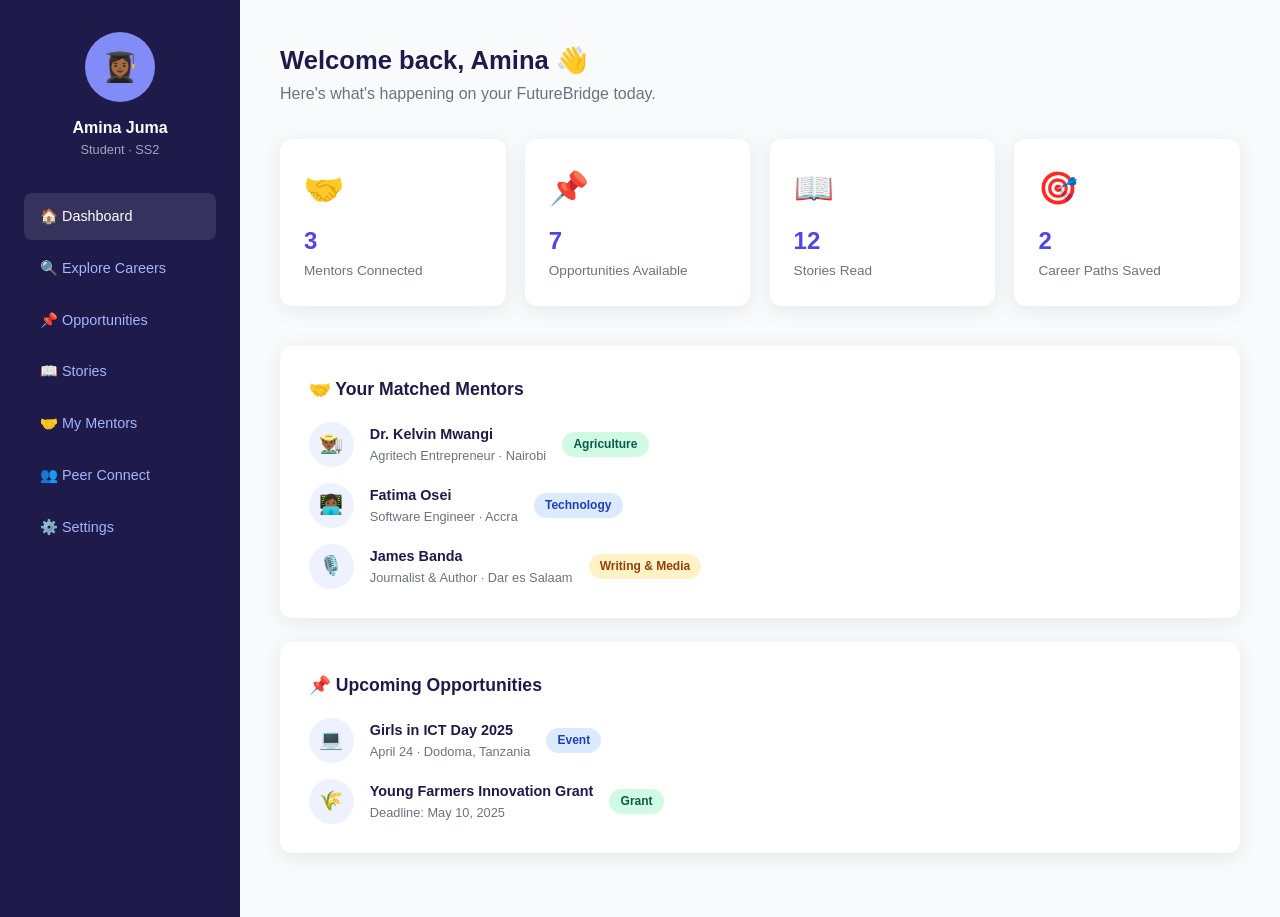
<file: pages/dashboard.html>
<!DOCTYPE html>
<html lang="en">
<head>
  <meta charset="UTF-8"/>
  <meta name="viewport" content="width=device-width, initial-scale=1.0"/>
  <title>FutureBridge — Dashboard</title>
  <link rel="stylesheet" href="../css/global.css"/>
  <link rel="stylesheet" href="../css/pages.css"/>
</head>
<body>

  <div class="dashboard-layout">

    <!-- SIDEBAR -->
    <aside class="sidebar">
      <div class="user-info">
        <div class="avatar">👩🏾‍🎓</div>
        <h3>Amina Juma</h3>
        <p>Student · SS2</p>
      </div>
      <ul class="sidebar-nav">
        <li><a href="dashboard.html" class="active">🏠 Dashboard</a></li>
        <li><a href="explore.html">🔍 Explore Careers</a></li>
        <li><a href="opportunities.html">📌 Opportunities</a></li>
        <li><a href="stories.html">📖 Stories</a></li>
        <li><a href="#">🤝 My Mentors</a></li>
        <li><a href="#">👥 Peer Connect</a></li>
        <li><a href="#">⚙️ Settings</a></li>
      </ul>
    </aside>

    <!-- MAIN -->
    <main class="dashboard-main">
      <div class="dashboard-header">
        <h1>Welcome back, Amina 👋</h1>
        <p>Here's what's happening on your FutureBridge today.</p>
      </div>

      <!-- STAT CARDS -->
      <div class="dashboard-cards">
        <div class="dash-card">
          <div class="icon">🤝</div>
          <h3>3</h3>
          <p>Mentors Connected</p>
        </div>
        <div class="dash-card">
          <div class="icon">📌</div>
          <h3>7</h3>
          <p>Opportunities Available</p>
        </div>
        <div class="dash-card">
          <div class="icon">📖</div>
          <h3>12</h3>
          <p>Stories Read</p>
        </div>
        <div class="dash-card">
          <div class="icon">🎯</div>
          <h3>2</h3>
          <p>Career Paths Saved</p>
        </div>
      </div>

      <!-- MATCHED MENTORS -->
      <div class="section-block">
        <h2>🤝 Your Matched Mentors</h2>
        <div class="mentor-list">
          <div class="mentor-item">
            <div class="mentor-avatar">👨🏾‍🌾</div>
            <div class="mentor-info">
              <h4>Dr. Kelvin Mwangi</h4>
              <p>Agritech Entrepreneur · Nairobi</p>
            </div>
            <span class="badge badge-green">Agriculture</span>
          </div>
          <div class="mentor-item">
            <div class="mentor-avatar">👩🏾‍💻</div>
            <div class="mentor-info">
              <h4>Fatima Osei</h4>
              <p>Software Engineer · Accra</p>
            </div>
            <span class="badge badge-blue">Technology</span>
          </div>
          <div class="mentor-item">
            <div class="mentor-avatar">🎙️</div>
            <div class="mentor-info">
              <h4>James Banda</h4>
              <p>Journalist & Author · Dar es Salaam</p>
            </div>
            <span class="badge badge-amber">Writing & Media</span>
          </div>
        </div>
      </div>

      <!-- UPCOMING OPPORTUNITIES -->
      <div class="section-block">
        <h2>📌 Upcoming Opportunities</h2>
        <div class="mentor-list">
          <div class="mentor-item">
            <div class="mentor-avatar">💻</div>
            <div class="mentor-info">
              <h4>Girls in ICT Day 2025</h4>
              <p>April 24 · Dodoma, Tanzania</p>
            </div>
            <span class="badge badge-blue">Event</span>
          </div>
          <div class="mentor-item">
            <div class="mentor-avatar">🌾</div>
            <div class="mentor-info">
              <h4>Young Farmers Innovation Grant</h4>
              <p>Deadline: May 10, 2025</p>
            </div>
            <span class="badge badge-green">Grant</span>
          </div>
        </div>
      </div>

    </main>
  </div>

  <script src="../js/main.js"></script>
</body>
</html>
</file>
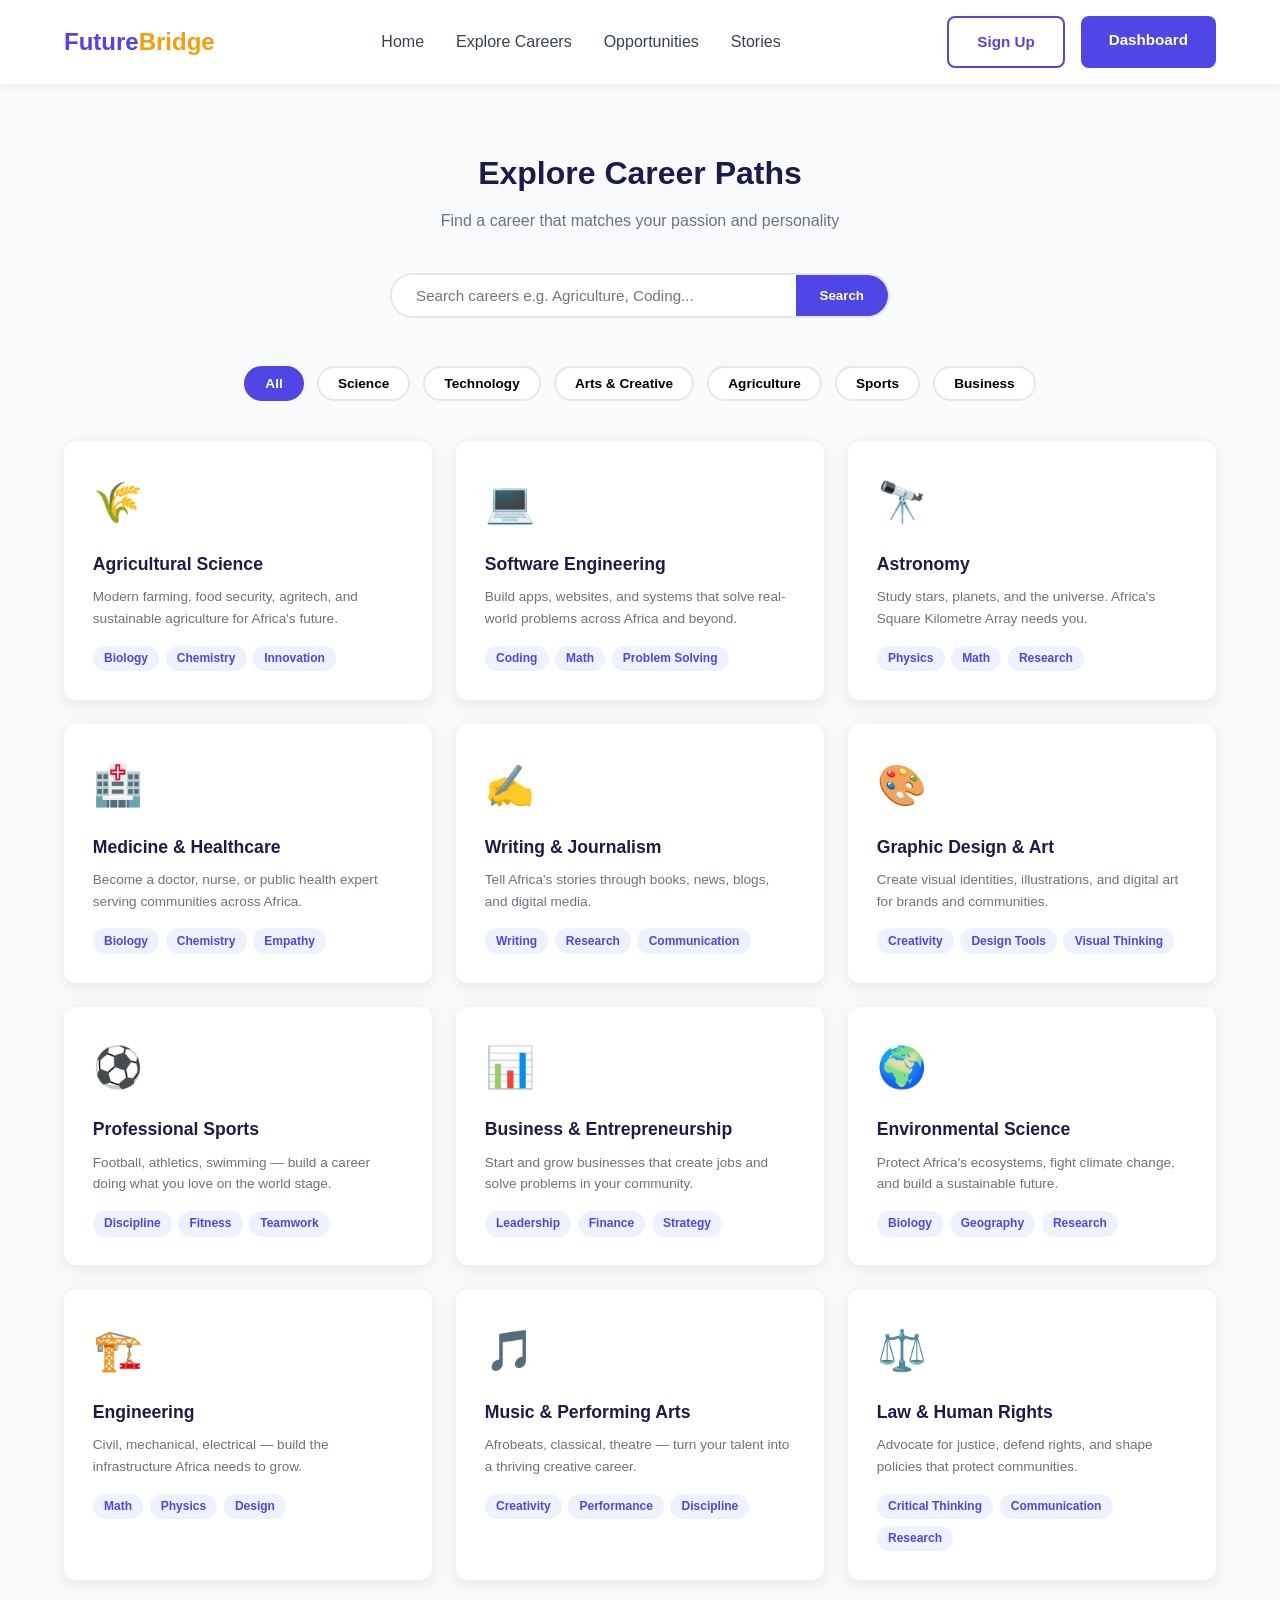
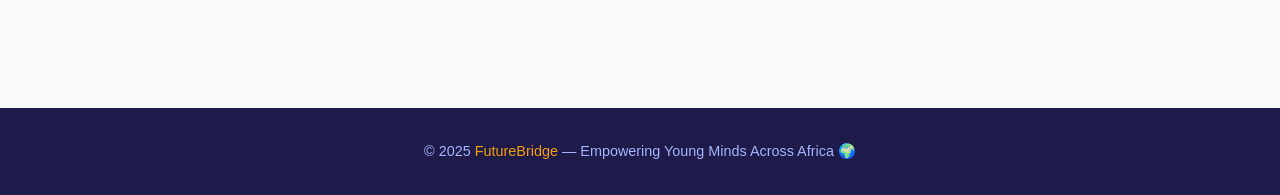
<file: pages/explore.html>
<!DOCTYPE html>
<html lang="en">
<head>
  <meta charset="UTF-8"/>
  <meta name="viewport" content="width=device-width, initial-scale=1.0"/>
  <title>FutureBridge — Explore Careers</title>
  <link rel="stylesheet" href="../css/global.css"/>
  <link rel="stylesheet" href="../css/pages.css"/>
</head>
<body>

  <nav>
    <a href="../index.html" class="logo">Future<span>Bridge</span></a>
    <ul class="nav-links">
      <li><a href="../index.html">Home</a></li>
      <li><a href="explore.html">Explore Careers</a></li>
      <li><a href="opportunities.html">Opportunities</a></li>
      <li><a href="stories.html">Stories</a></li>
    </ul>
    <div class="nav-actions">
      <a href="register.html" class="btn btn-outline">Sign Up</a>
      <a href="dashboard.html" class="btn btn-primary">Dashboard</a>
    </div>
  </nav>

  <section class="explore-section">
    <div class="explore-header">
      <h2 class="section-title">Explore Career Paths</h2>
      <p class="section-sub">Find a career that matches your passion and personality</p>
      <div class="search-bar">
        <input type="text" id="searchInput" placeholder="Search careers e.g. Agriculture, Coding..." oninput="filterCareers()"/>
        <button>Search</button>
      </div>
    </div>

    <!-- FILTER TABS -->
    <div class="filter-tabs">
      <button class="filter-tab active" onclick="filterByCategory('all', this)">All</button>
      <button class="filter-tab" onclick="filterByCategory('science', this)">Science</button>
      <button class="filter-tab" onclick="filterByCategory('tech', this)">Technology</button>
      <button class="filter-tab" onclick="filterByCategory('arts', this)">Arts & Creative</button>
      <button class="filter-tab" onclick="filterByCategory('agriculture', this)">Agriculture</button>
      <button class="filter-tab" onclick="filterByCategory('sports', this)">Sports</button>
      <button class="filter-tab" onclick="filterByCategory('business', this)">Business</button>
    </div>

    <!-- CAREERS GRID -->
    <div class="careers-grid" id="careersGrid">

      <div class="career-card" data-category="agriculture">
        <div class="emoji">🌾</div>
        <h3>Agricultural Science</h3>
        <p>Modern farming, food security, agritech, and sustainable agriculture for Africa's future.</p>
        <div class="skills">
          <span class="skill-tag">Biology</span>
          <span class="skill-tag">Chemistry</span>
          <span class="skill-tag">Innovation</span>
        </div>
      </div>

      <div class="career-card" data-category="tech">
        <div class="emoji">💻</div>
        <h3>Software Engineering</h3>
        <p>Build apps, websites, and systems that solve real-world problems across Africa and beyond.</p>
        <div class="skills">
          <span class="skill-tag">Coding</span>
          <span class="skill-tag">Math</span>
          <span class="skill-tag">Problem Solving</span>
        </div>
      </div>

      <div class="career-card" data-category="science">
        <div class="emoji">🔭</div>
        <h3>Astronomy</h3>
        <p>Study stars, planets, and the universe. Africa's Square Kilometre Array needs you.</p>
        <div class="skills">
          <span class="skill-tag">Physics</span>
          <span class="skill-tag">Math</span>
          <span class="skill-tag">Research</span>
        </div>
      </div>

      <div class="career-card" data-category="science">
        <div class="emoji">🏥</div>
        <h3>Medicine & Healthcare</h3>
        <p>Become a doctor, nurse, or public health expert serving communities across Africa.</p>
        <div class="skills">
          <span class="skill-tag">Biology</span>
          <span class="skill-tag">Chemistry</span>
          <span class="skill-tag">Empathy</span>
        </div>
      </div>

      <div class="career-card" data-category="arts">
        <div class="emoji">✍️</div>
        <h3>Writing & Journalism</h3>
        <p>Tell Africa's stories through books, news, blogs, and digital media.</p>
        <div class="skills">
          <span class="skill-tag">Writing</span>
          <span class="skill-tag">Research</span>
          <span class="skill-tag">Communication</span>
        </div>
      </div>

      <div class="career-card" data-category="arts">
        <div class="emoji">🎨</div>
        <h3>Graphic Design & Art</h3>
        <p>Create visual identities, illustrations, and digital art for brands and communities.</p>
        <div class="skills">
          <span class="skill-tag">Creativity</span>
          <span class="skill-tag">Design Tools</span>
          <span class="skill-tag">Visual Thinking</span>
        </div>
      </div>

      <div class="career-card" data-category="sports">
        <div class="emoji">⚽</div>
        <h3>Professional Sports</h3>
        <p>Football, athletics, swimming — build a career doing what you love on the world stage.</p>
        <div class="skills">
          <span class="skill-tag">Discipline</span>
          <span class="skill-tag">Fitness</span>
          <span class="skill-tag">Teamwork</span>
        </div>
      </div>

      <div class="career-card" data-category="business">
        <div class="emoji">📊</div>
        <h3>Business & Entrepreneurship</h3>
        <p>Start and grow businesses that create jobs and solve problems in your community.</p>
        <div class="skills">
          <span class="skill-tag">Leadership</span>
          <span class="skill-tag">Finance</span>
          <span class="skill-tag">Strategy</span>
        </div>
      </div>

      <div class="career-card" data-category="science">
        <div class="emoji">🌍</div>
        <h3>Environmental Science</h3>
        <p>Protect Africa's ecosystems, fight climate change, and build a sustainable future.</p>
        <div class="skills">
          <span class="skill-tag">Biology</span>
          <span class="skill-tag">Geography</span>
          <span class="skill-tag">Research</span>
        </div>
      </div>

      <div class="career-card" data-category="tech">
        <div class="emoji">🏗️</div>
        <h3>Engineering</h3>
        <p>Civil, mechanical, electrical — build the infrastructure Africa needs to grow.</p>
        <div class="skills">
          <span class="skill-tag">Math</span>
          <span class="skill-tag">Physics</span>
          <span class="skill-tag">Design</span>
        </div>
      </div>

      <div class="career-card" data-category="arts">
        <div class="emoji">🎵</div>
        <h3>Music & Performing Arts</h3>
        <p>Afrobeats, classical, theatre — turn your talent into a thriving creative career.</p>
        <div class="skills">
          <span class="skill-tag">Creativity</span>
          <span class="skill-tag">Performance</span>
          <span class="skill-tag">Discipline</span>
        </div>
      </div>

      <div class="career-card" data-category="business">
        <div class="emoji">⚖️</div>
        <h3>Law & Human Rights</h3>
        <p>Advocate for justice, defend rights, and shape policies that protect communities.</p>
        <div class="skills">
          <span class="skill-tag">Critical Thinking</span>
          <span class="skill-tag">Communication</span>
          <span class="skill-tag">Research</span>
        </div>
      </div>

    </div>
  </section>

  <footer>
    <p>© 2025 <span>FutureBridge</span> — Empowering Young Minds Across Africa 🌍</p>
  </footer>

  <script src="../js/main.js"></script>
</body>
</html>
</file>
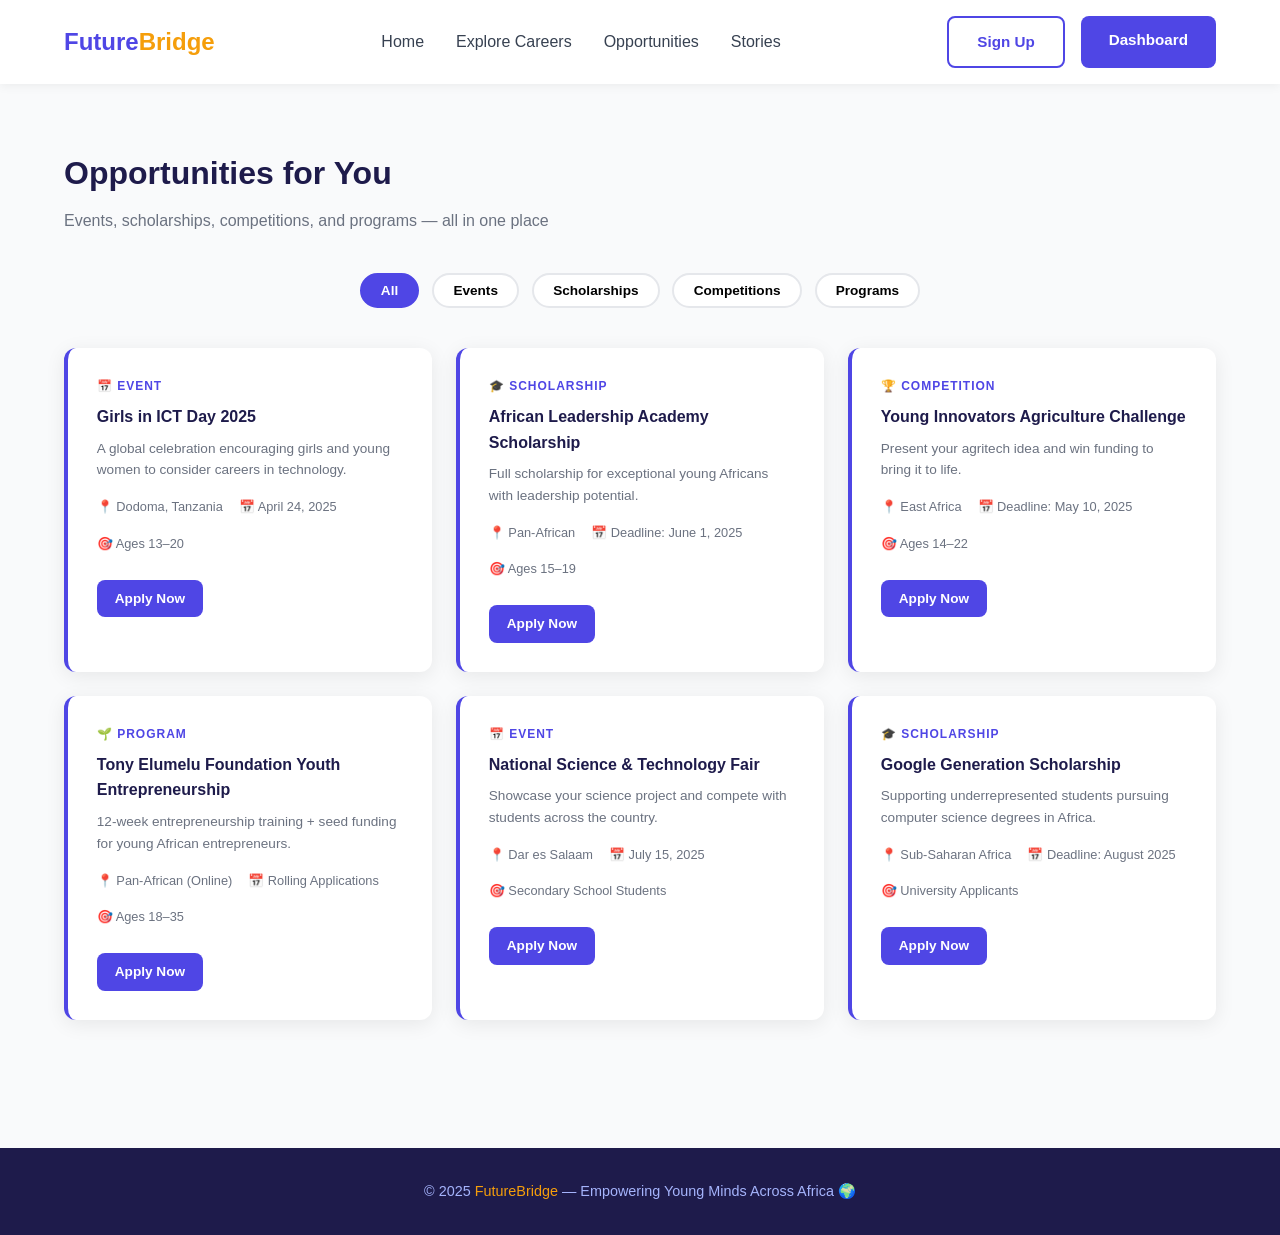
<file: pages/opportunities.html>
<!DOCTYPE html>
<html lang="en">
<head>
  <meta charset="UTF-8"/>
  <meta name="viewport" content="width=device-width, initial-scale=1.0"/>
  <title>FutureBridge — Opportunities</title>
  <link rel="stylesheet" href="../css/global.css"/>
  <link rel="stylesheet" href="../css/pages.css"/>
</head>
<body>

  <nav>
    <a href="../index.html" class="logo">Future<span>Bridge</span></a>
    <ul class="nav-links">
      <li><a href="../index.html">Home</a></li>
      <li><a href="explore.html">Explore Careers</a></li>
      <li><a href="opportunities.html">Opportunities</a></li>
      <li><a href="stories.html">Stories</a></li>
    </ul>
    <div class="nav-actions">
      <a href="register.html" class="btn btn-outline">Sign Up</a>
      <a href="dashboard.html" class="btn btn-primary">Dashboard</a>
    </div>
  </nav>

  <section class="opportunities-section">
    <h2 class="section-title">Opportunities for You</h2>
    <p class="section-sub">Events, scholarships, competitions, and programs — all in one place</p>

    <!-- FILTER TABS -->
    <div class="filter-tabs">
      <button class="filter-tab active" onclick="filterOpp('all', this)">All</button>
      <button class="filter-tab" onclick="filterOpp('event', this)">Events</button>
      <button class="filter-tab" onclick="filterOpp('scholarship', this)">Scholarships</button>
      <button class="filter-tab" onclick="filterOpp('competition', this)">Competitions</button>
      <button class="filter-tab" onclick="filterOpp('program', this)">Programs</button>
    </div>

    <div class="opp-grid" id="oppGrid">

      <div class="opp-card" data-type="event">
        <div class="opp-type">📅 Event</div>
        <h3>Girls in ICT Day 2025</h3>
        <p>A global celebration encouraging girls and young women to consider careers in technology.</p>
        <div class="opp-meta">
          <span>📍 Dodoma, Tanzania</span>
          <span>📅 April 24, 2025</span>
          <span>🎯 Ages 13–20</span>
        </div>
        <br/>
        <a href="#" class="btn btn-primary" style="font-size:0.85rem; padding:8px 18px;">Apply Now</a>
      </div>

      <div class="opp-card" data-type="scholarship">
        <div class="opp-type">🎓 Scholarship</div>
        <h3>African Leadership Academy Scholarship</h3>
        <p>Full scholarship for exceptional young Africans with leadership potential.</p>
        <div class="opp-meta">
          <span>📍 Pan-African</span>
          <span>📅 Deadline: June 1, 2025</span>
          <span>🎯 Ages 15–19</span>
        </div>
        <br/>
        <a href="#" class="btn btn-primary" style="font-size:0.85rem; padding:8px 18px;">Apply Now</a>
      </div>

      <div class="opp-card" data-type="competition">
        <div class="opp-type">🏆 Competition</div>
        <h3>Young Innovators Agriculture Challenge</h3>
        <p>Present your agritech idea and win funding to bring it to life.</p>
        <div class="opp-meta">
          <span>📍 East Africa</span>
          <span>📅 Deadline: May 10, 2025</span>
          <span>🎯 Ages 14–22</span>
        </div>
        <br/>
        <a href="#" class="btn btn-primary" style="font-size:0.85rem; padding:8px 18px;">Apply Now</a>
      </div>

      <div class="opp-card" data-type="program">
        <div class="opp-type">🌱 Program</div>
        <h3>Tony Elumelu Foundation Youth Entrepreneurship</h3>
        <p>12-week entrepreneurship training + seed funding for young African entrepreneurs.</p>
        <div class="opp-meta">
          <span>📍 Pan-African (Online)</span>
          <span>📅 Rolling Applications</span>
          <span>🎯 Ages 18–35</span>
        </div>
        <br/>
        <a href="#" class="btn btn-primary" style="font-size:0.85rem; padding:8px 18px;">Apply Now</a>
      </div>

      <div class="opp-card" data-type="event">
        <div class="opp-type">📅 Event</div>
        <h3>National Science & Technology Fair</h3>
        <p>Showcase your science project and compete with students across the country.</p>
        <div class="opp-meta">
          <span>📍 Dar es Salaam</span>
          <span>📅 July 15, 2025</span>
          <span>🎯 Secondary School Students</span>
        </div>
        <br/>
        <a href="#" class="btn btn-primary" style="font-size:0.85rem; padding:8px 18px;">Apply Now</a>
      </div>

      <div class="opp-card" data-type="scholarship">
        <div class="opp-type">🎓 Scholarship</div>
        <h3>Google Generation Scholarship</h3>
        <p>Supporting underrepresented students pursuing computer science degrees in Africa.</p>
        <div class="opp-meta">
          <span>📍 Sub-Saharan Africa</span>
          <span>📅 Deadline: August 2025</span>
          <span>🎯 University Applicants</span>
        </div>
        <br/>
        <a href="#" class="btn btn-primary" style="font-size:0.85rem; padding:8px 18px;">Apply Now</a>
      </div>

    </div>
  </section>

  <footer>
    <p>© 2025 <span>FutureBridge</span> — Empowering Young Minds Across Africa 🌍</p>
  </footer>

  <script src="../js/main.js"></script>
</body>
</html>
</file>
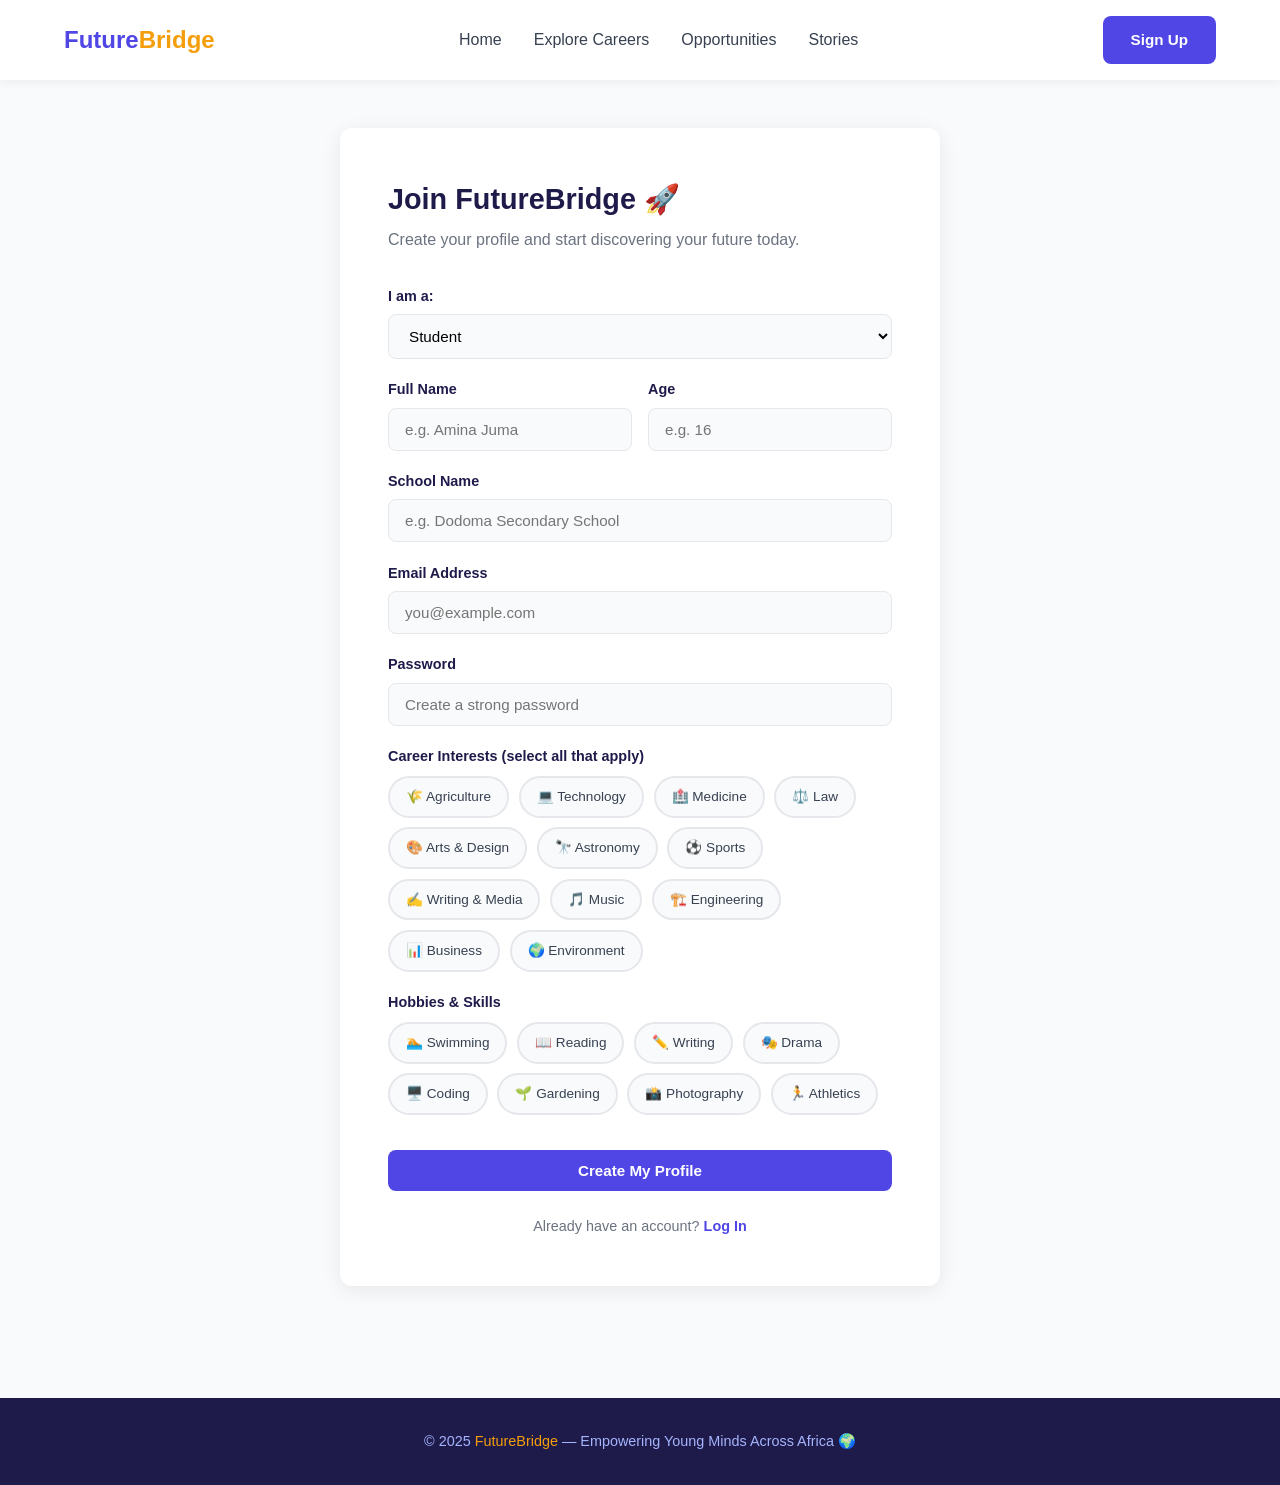
<file: pages/register.html>
<!DOCTYPE html>
<html lang="en">
<head>
  <meta charset="UTF-8"/>
  <meta name="viewport" content="width=device-width, initial-scale=1.0"/>
  <title>FutureBridge — Register</title>
  <link rel="stylesheet" href="../css/global.css"/>
  <link rel="stylesheet" href="../css/pages.css"/>
</head>
<body>

  <nav>
    <a href="../index.html" class="logo">Future<span>Bridge</span></a>
    <ul class="nav-links">
      <li><a href="../index.html">Home</a></li>
      <li><a href="explore.html">Explore Careers</a></li>
      <li><a href="opportunities.html">Opportunities</a></li>
      <li><a href="stories.html">Stories</a></li>
    </ul>
    <div class="nav-actions">
      <a href="register.html" class="btn btn-primary">Sign Up</a>
    </div>
  </nav>

  <section class="register-section">
    <div class="register-card">
      <h2>Join FutureBridge 🚀</h2>
      <p>Create your profile and start discovering your future today.</p>

      <form id="registerForm">

        <!-- Role -->
        <div class="form-group">
          <label>I am a:</label>
          <select id="role" onchange="toggleMentorFields()">
            <option value="student">Student</option>
            <option value="mentor">Mentor / Young Achiever</option>
          </select>
        </div>

        <!-- Name & Age -->
        <div class="form-row">
          <div class="form-group">
            <label>Full Name</label>
            <input type="text" placeholder="e.g. Amina Juma" required/>
          </div>
          <div class="form-group">
            <label>Age</label>
            <input type="number" placeholder="e.g. 16" min="10" max="25" required/>
          </div>
        </div>

        <!-- School (student only) -->
        <div class="form-group" id="schoolField">
          <label>School Name</label>
          <input type="text" placeholder="e.g. Dodoma Secondary School"/>
        </div>

        <!-- Profession (mentor only) -->
        <div class="form-group" id="professionField" style="display:none;">
          <label>Profession / Industry</label>
          <input type="text" placeholder="e.g. Agricultural Engineer"/>
        </div>

        <!-- Email -->
        <div class="form-group">
          <label>Email Address</label>
          <input type="email" placeholder="you@example.com" required/>
        </div>

        <!-- Password -->
        <div class="form-group">
          <label>Password</label>
          <input type="password" placeholder="Create a strong password" required/>
        </div>

        <!-- Career Interests -->
        <div class="form-group">
          <label>Career Interests (select all that apply)</label>
          <div class="interest-grid" id="careerTags">
            <span class="interest-tag" onclick="toggleTag(this)">🌾 Agriculture</span>
            <span class="interest-tag" onclick="toggleTag(this)">💻 Technology</span>
            <span class="interest-tag" onclick="toggleTag(this)">🏥 Medicine</span>
            <span class="interest-tag" onclick="toggleTag(this)">⚖️ Law</span>
            <span class="interest-tag" onclick="toggleTag(this)">🎨 Arts & Design</span>
            <span class="interest-tag" onclick="toggleTag(this)">🔭 Astronomy</span>
            <span class="interest-tag" onclick="toggleTag(this)">⚽ Sports</span>
            <span class="interest-tag" onclick="toggleTag(this)">✍️ Writing & Media</span>
            <span class="interest-tag" onclick="toggleTag(this)">🎵 Music</span>
            <span class="interest-tag" onclick="toggleTag(this)">🏗️ Engineering</span>
            <span class="interest-tag" onclick="toggleTag(this)">📊 Business</span>
            <span class="interest-tag" onclick="toggleTag(this)">🌍 Environment</span>
          </div>
        </div>

        <!-- Hobbies -->
        <div class="form-group">
          <label>Hobbies & Skills</label>
          <div class="interest-grid">
            <span class="interest-tag" onclick="toggleTag(this)">🏊 Swimming</span>
            <span class="interest-tag" onclick="toggleTag(this)">📖 Reading</span>
            <span class="interest-tag" onclick="toggleTag(this)">✏️ Writing</span>
            <span class="interest-tag" onclick="toggleTag(this)">🎭 Drama</span>
            <span class="interest-tag" onclick="toggleTag(this)">🖥️ Coding</span>
            <span class="interest-tag" onclick="toggleTag(this)">🌱 Gardening</span>
            <span class="interest-tag" onclick="toggleTag(this)">📸 Photography</span>
            <span class="interest-tag" onclick="toggleTag(this)">🏃 Athletics</span>
          </div>
        </div>

        <button type="submit" class="btn btn-primary" style="width:100%; margin-top:1rem;">
          Create My Profile
        </button>
      </form>

      <div class="register-toggle">
        Already have an account? <a href="dashboard.html">Log In</a>
      </div>
    </div>
  </section>

  <footer>
    <p>© 2025 <span>FutureBridge</span> — Empowering Young Minds Across Africa 🌍</p>
  </footer>

  <script src="../js/main.js"></script>
</body>
</html>
</file>
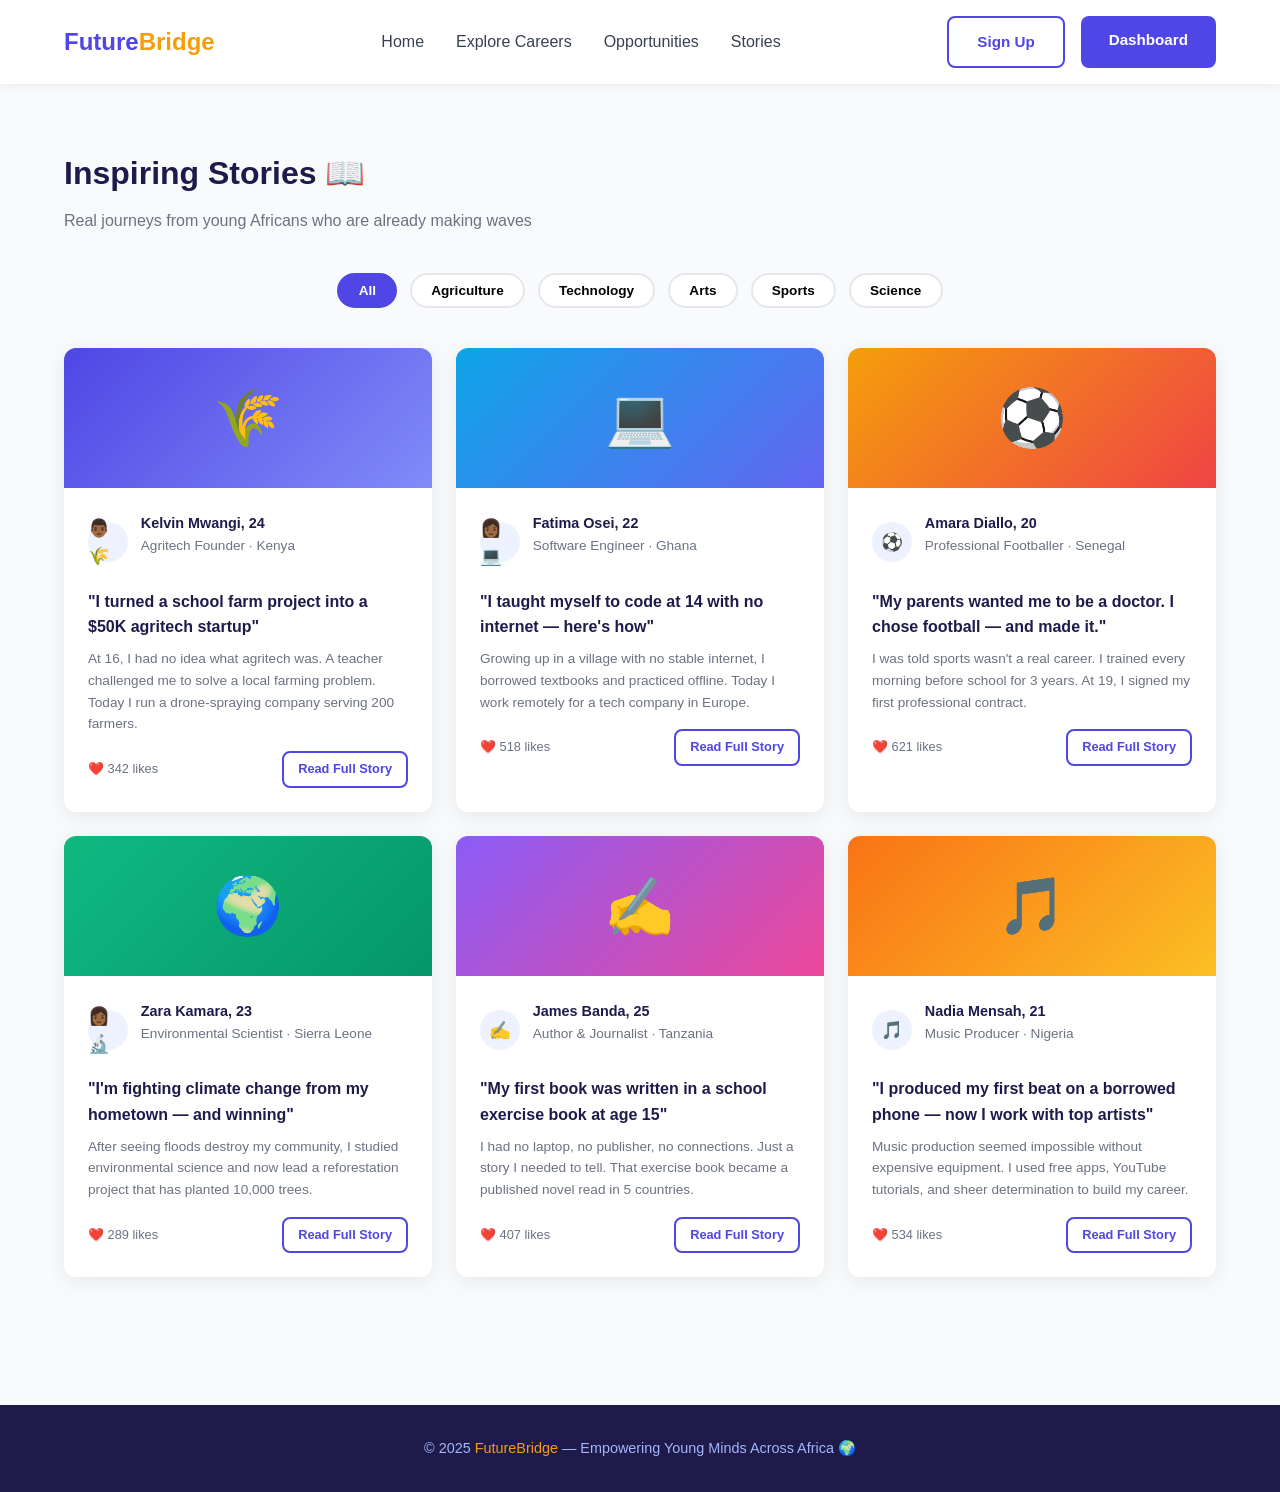
<file: pages/stories.html>
<!DOCTYPE html>
<html lang="en">
<head>
  <meta charset="UTF-8"/>
  <meta name="viewport" content="width=device-width, initial-scale=1.0"/>
  <title>FutureBridge — Stories</title>
  <link rel="stylesheet" href="../css/global.css"/>
  <link rel="stylesheet" href="../css/pages.css"/>
</head>
<body>

  <nav>
    <a href="../index.html" class="logo">Future<span>Bridge</span></a>
    <ul class="nav-links">
      <li><a href="../index.html">Home</a></li>
      <li><a href="explore.html">Explore Careers</a></li>
      <li><a href="opportunities.html">Opportunities</a></li>
      <li><a href="stories.html">Stories</a></li>
    </ul>
    <div class="nav-actions">
      <a href="register.html" class="btn btn-outline">Sign Up</a>
      <a href="dashboard.html" class="btn btn-primary">Dashboard</a>
    </div>
  </nav>

  <section class="stories-section">
    <h2 class="section-title">Inspiring Stories 📖</h2>
    <p class="section-sub">Real journeys from young Africans who are already making waves</p>

    <!-- FILTER TABS -->
    <div class="filter-tabs">
      <button class="filter-tab active">All</button>
      <button class="filter-tab">Agriculture</button>
      <button class="filter-tab">Technology</button>
      <button class="filter-tab">Arts</button>
      <button class="filter-tab">Sports</button>
      <button class="filter-tab">Science</button>
    </div>

    <div class="stories-grid">

      <div class="story-card">
        <div class="story-banner">🌾</div>
        <div class="story-body">
          <div class="story-author">
            <div class="s-avatar">👨🏾🌾</div>
            <div>
              <h4>Kelvin Mwangi, 24</h4>
              <p>Agritech Founder · Kenya</p>
            </div>
          </div>
          <h3>"I turned a school farm project into a $50K agritech startup"</h3>
          <p>At 16, I had no idea what agritech was. A teacher challenged me to solve a local farming problem. Today I run a drone-spraying company serving 200 farmers.</p>
          <div class="story-footer">
            <span>❤️ 342 likes</span>
            <a href="#" class="btn btn-outline" style="font-size:0.8rem; padding:6px 14px;">Read Full Story</a>
          </div>
        </div>
      </div>

      <div class="story-card">
        <div class="story-banner" style="background: linear-gradient(135deg, #0ea5e9, #6366f1);">💻</div>
        <div class="story-body">
          <div class="story-author">
            <div class="s-avatar">👩🏾💻</div>
            <div>
              <h4>Fatima Osei, 22</h4>
              <p>Software Engineer · Ghana</p>
            </div>
          </div>
          <h3>"I taught myself to code at 14 with no internet — here's how"</h3>
          <p>Growing up in a village with no stable internet, I borrowed textbooks and practiced offline. Today I work remotely for a tech company in Europe.</p>
          <div class="story-footer">
            <span>❤️ 518 likes</span>
            <a href="#" class="btn btn-outline" style="font-size:0.8rem; padding:6px 14px;">Read Full Story</a>
          </div>
        </div>
      </div>

      <div class="story-card">
        <div class="story-banner" style="background: linear-gradient(135deg, #f59e0b, #ef4444);">⚽</div>
        <div class="story-body">
          <div class="story-author">
            <div class="s-avatar">⚽</div>
            <div>
              <h4>Amara Diallo, 20</h4>
              <p>Professional Footballer · Senegal</p>
            </div>
          </div>
          <h3>"My parents wanted me to be a doctor. I chose football — and made it."</h3>
          <p>I was told sports wasn't a real career. I trained every morning before school for 3 years. At 19, I signed my first professional contract.</p>
          <div class="story-footer">
            <span>❤️ 621 likes</span>
            <a href="#" class="btn btn-outline" style="font-size:0.8rem; padding:6px 14px;">Read Full Story</a>
          </div>
        </div>
      </div>

      <div class="story-card">
        <div class="story-banner" style="background: linear-gradient(135deg, #10b981, #059669);">🌍</div>
        <div class="story-body">
          <div class="story-author">
            <div class="s-avatar">👩🏾🔬</div>
            <div>
              <h4>Zara Kamara, 23</h4>
              <p>Environmental Scientist · Sierra Leone</p>
            </div>
          </div>
          <h3>"I'm fighting climate change from my hometown — and winning"</h3>
          <p>After seeing floods destroy my community, I studied environmental science and now lead a reforestation project that has planted 10,000 trees.</p>
          <div class="story-footer">
            <span>❤️ 289 likes</span>
            <a href="#" class="btn btn-outline" style="font-size:0.8rem; padding:6px 14px;">Read Full Story</a>
          </div>
        </div>
      </div>

      <div class="story-card">
        <div class="story-banner" style="background: linear-gradient(135deg, #8b5cf6, #ec4899);">✍️</div>
        <div class="story-body">
          <div class="story-author">
            <div class="s-avatar">✍️</div>
            <div>
              <h4>James Banda, 25</h4>
              <p>Author & Journalist · Tanzania</p>
            </div>
          </div>
          <h3>"My first book was written in a school exercise book at age 15"</h3>
          <p>I had no laptop, no publisher, no connections. Just a story I needed to tell. That exercise book became a published novel read in 5 countries.</p>
          <div class="story-footer">
            <span>❤️ 407 likes</span>
            <a href="#" class="btn btn-outline" style="font-size:0.8rem; padding:6px 14px;">Read Full Story</a>
          </div>
        </div>
      </div>

      <div class="story-card">
        <div class="story-banner" style="background: linear-gradient(135deg, #f97316, #fbbf24);">🎵</div>
        <div class="story-body">
          <div class="story-author">
            <div class="s-avatar">🎵</div>
            <div>
              <h4>Nadia Mensah, 21</h4>
              <p>Music Producer · Nigeria</p>
            </div>
          </div>
          <h3>"I produced my first beat on a borrowed phone — now I work with top artists"</h3>
          <p>Music production seemed impossible without expensive equipment. I used free apps, YouTube tutorials, and sheer determination to build my career.</p>
          <div class="story-footer">
            <span>❤️ 534 likes</span>
            <a href="#" class="btn btn-outline" style="font-size:0.8rem; padding:6px 14px;">Read Full Story</a>
          </div>
        </div>
      </div>

    </div>
  </section>

  <footer>
    <p>© 2025 <span>FutureBridge</span> — Empowering Young Minds Across Africa 🌍</p>
  </footer>

  <script src="../js/main.js"></script>
</body>
</html>
</file>
<file: css/global.css>
* {
  margin: 0;
  padding: 0;
  box-sizing: border-box;
}

:root {
  --primary: #4f46e5;
  --primary-light: #818cf8;
  --accent: #f59e0b;
  --dark: #1e1b4b;
  --text: #374151;
  --muted: #6b7280;
  --bg: #f9fafb;
  --white: #ffffff;
  --radius: 12px;
  --shadow: 0 4px 20px rgba(0, 0, 0, 0.08);
}

body {
  font-family: 'Segoe UI', sans-serif;
  background: var(--bg);
  color: var(--text);
  line-height: 1.6;
}

a {
  text-decoration: none;
  color: inherit;
}

.btn {
  display: inline-block;
  padding: 12px 28px;
  border-radius: 8px;
  font-weight: 600;
  cursor: pointer;
  border: none;
  transition: all 0.3s ease;
  font-size: 0.95rem;
}

.btn-primary {
  background: var(--primary);
  color: var(--white);
}

.btn-primary:hover {
  background: var(--dark);
  transform: translateY(-2px);
}

.btn-outline {
  background: transparent;
  border: 2px solid var(--primary);
  color: var(--primary);
}

.btn-outline:hover {
  background: var(--primary);
  color: var(--white);
}

.section-title {
  font-size: 2rem;
  font-weight: 700;
  color: var(--dark);
  margin-bottom: 0.5rem;
}

.section-sub {
  color: var(--muted);
  margin-bottom: 2.5rem;
  font-size: 1rem;
}

/* NAV */
nav {
  background: var(--white);
  padding: 1rem 5%;
  display: flex;
  justify-content: space-between;
  align-items: center;
  box-shadow: 0 2px 10px rgba(0,0,0,0.06);
  position: sticky;
  top: 0;
  z-index: 100;
}

.logo {
  font-size: 1.5rem;
  font-weight: 800;
  color: var(--primary);
}

.logo span {
  color: var(--accent);
}

.nav-links {
  display: flex;
  gap: 2rem;
  list-style: none;
}

.nav-links a {
  color: var(--text);
  font-weight: 500;
  transition: color 0.2s;
}

.nav-links a:hover {
  color: var(--primary);
}

.nav-actions {
  display: flex;
  gap: 1rem;
}

/* FOOTER */
footer {
  background: var(--dark);
  color: #a5b4fc;
  text-align: center;
  padding: 2rem;
  margin-top: 4rem;
  font-size: 0.9rem;
}

footer span {
  color: var(--accent);
}
</file>
<file: css/pages.css>
/* ===== REGISTER ===== */
.register-section {
  min-height: 90vh;
  display: flex;
  align-items: center;
  justify-content: center;
  padding: 3rem 5%;
}

.register-card {
  background: var(--white);
  border-radius: var(--radius);
  box-shadow: var(--shadow);
  padding: 3rem;
  width: 100%;
  max-width: 600px;
}

.register-card h2 {
  font-size: 1.8rem;
  color: var(--dark);
  margin-bottom: 0.3rem;
}

.register-card p {
  color: var(--muted);
  margin-bottom: 2rem;
}

.form-group {
  margin-bottom: 1.2rem;
}

.form-group label {
  display: block;
  font-weight: 600;
  margin-bottom: 0.4rem;
  font-size: 0.9rem;
  color: var(--dark);
}

.form-group input,
.form-group select {
  width: 100%;
  padding: 0.75rem 1rem;
  border: 1.5px solid #e5e7eb;
  border-radius: 8px;
  font-size: 0.95rem;
  transition: border 0.2s;
  background: var(--bg);
}

.form-group input:focus,
.form-group select:focus {
  outline: none;
  border-color: var(--primary);
}

.interest-grid {
  display: flex;
  flex-wrap: wrap;
  gap: 0.6rem;
  margin-top: 0.5rem;
}

.interest-tag {
  padding: 0.5rem 1rem;
  border-radius: 50px;
  border: 2px solid #e5e7eb;
  font-size: 0.85rem;
  cursor: pointer;
  transition: all 0.2s;
  background: var(--bg);
}

.interest-tag.selected,
.interest-tag:hover {
  background: var(--primary);
  color: var(--white);
  border-color: var(--primary);
}

.form-row {
  display: grid;
  grid-template-columns: 1fr 1fr;
  gap: 1rem;
}

.register-toggle {
  text-align: center;
  margin-top: 1.5rem;
  font-size: 0.9rem;
  color: var(--muted);
}

.register-toggle a {
  color: var(--primary);
  font-weight: 600;
}

/* ===== DASHBOARD ===== */
.dashboard-layout {
  display: grid;
  grid-template-columns: 240px 1fr;
  min-height: 90vh;
}

.sidebar {
  background: var(--dark);
  color: var(--white);
  padding: 2rem 1.5rem;
}

.sidebar .user-info {
  text-align: center;
  margin-bottom: 2rem;
}

.sidebar .avatar {
  width: 70px;
  height: 70px;
  border-radius: 50%;
  background: var(--primary-light);
  display: flex;
  align-items: center;
  justify-content: center;
  font-size: 1.8rem;
  margin: 0 auto 0.8rem;
}

.sidebar .user-info h3 {
  font-size: 1rem;
  font-weight: 700;
}

.sidebar .user-info p {
  font-size: 0.8rem;
  opacity: 0.6;
}

.sidebar-nav {
  list-style: none;
  display: flex;
  flex-direction: column;
  gap: 0.3rem;
}

.sidebar-nav a {
  display: flex;
  align-items: center;
  gap: 0.8rem;
  padding: 0.75rem 1rem;
  border-radius: 8px;
  color: #a5b4fc;
  font-size: 0.9rem;
  transition: all 0.2s;
}

.sidebar-nav a:hover,
.sidebar-nav a.active {
  background: rgba(255,255,255,0.1);
  color: var(--white);
}

.dashboard-main {
  padding: 2.5rem;
  background: var(--bg);
}

.dashboard-header {
  margin-bottom: 2rem;
}

.dashboard-header h1 {
  font-size: 1.6rem;
  color: var(--dark);
}

.dashboard-header p {
  color: var(--muted);
}

.dashboard-cards {
  display: grid;
  grid-template-columns: repeat(auto-fit, minmax(200px, 1fr));
  gap: 1.2rem;
  margin-bottom: 2.5rem;
}

.dash-card {
  background: var(--white);
  border-radius: var(--radius);
  padding: 1.5rem;
  box-shadow: var(--shadow);
}

.dash-card .icon {
  font-size: 2rem;
  margin-bottom: 0.5rem;
}

.dash-card h3 {
  font-size: 1.5rem;
  color: var(--primary);
  font-weight: 800;
}

.dash-card p {
  font-size: 0.85rem;
  color: var(--muted);
}

.section-block {
  background: var(--white);
  border-radius: var(--radius);
  padding: 1.8rem;
  box-shadow: var(--shadow);
  margin-bottom: 1.5rem;
}

.section-block h2 {
  font-size: 1.1rem;
  color: var(--dark);
  margin-bottom: 1.2rem;
  font-weight: 700;
}

.mentor-list {
  display: flex;
  flex-direction: column;
  gap: 1rem;
}

.mentor-item {
  display: flex;
  align-items: center;
  gap: 1rem;
}

.mentor-avatar {
  width: 45px;
  height: 45px;
  border-radius: 50%;
  background: #eef2ff;
  display: flex;
  align-items: center;
  justify-content: center;
  font-size: 1.2rem;
  flex-shrink: 0;
}

.mentor-info h4 {
  font-size: 0.9rem;
  font-weight: 700;
  color: var(--dark);
}

.mentor-info p {
  font-size: 0.8rem;
  color: var(--muted);
}

.badge {
  display: inline-block;
  padding: 0.2rem 0.7rem;
  border-radius: 50px;
  font-size: 0.75rem;
  font-weight: 600;
}

.badge-green { background: #d1fae5; color: #065f46; }
.badge-blue  { background: #dbeafe; color: #1e40af; }
.badge-amber { background: #fef3c7; color: #92400e; }

/* ===== EXPLORE ===== */
.explore-section {
  padding: 4rem 5%;
}

.explore-header {
  text-align: center;
  margin-bottom: 3rem;
}

.search-bar {
  display: flex;
  max-width: 500px;
  margin: 1.5rem auto 0;
  border: 2px solid #e5e7eb;
  border-radius: 50px;
  overflow: hidden;
  background: var(--white);
}

.search-bar input {
  flex: 1;
  padding: 0.75rem 1.5rem;
  border: none;
  outline: none;
  font-size: 0.95rem;
}

.search-bar button {
  padding: 0.75rem 1.5rem;
  background: var(--primary);
  color: var(--white);
  border: none;
  cursor: pointer;
  font-weight: 600;
}

.filter-tabs {
  display: flex;
  gap: 0.8rem;
  flex-wrap: wrap;
  justify-content: center;
  margin-bottom: 2.5rem;
}

.filter-tab {
  padding: 0.5rem 1.2rem;
  border-radius: 50px;
  border: 2px solid #e5e7eb;
  background: var(--white);
  cursor: pointer;
  font-size: 0.85rem;
  font-weight: 600;
  transition: all 0.2s;
}

.filter-tab.active,
.filter-tab:hover {
  background: var(--primary);
  color: var(--white);
  border-color: var(--primary);
}

.careers-grid {
  display: grid;
  grid-template-columns: repeat(auto-fill, minmax(280px, 1fr));
  gap: 1.5rem;
}

.career-card {
  background: var(--white);
  border-radius: var(--radius);
  padding: 1.8rem;
  box-shadow: var(--shadow);
  transition: transform 0.3s;
  cursor: pointer;
}

.career-card:hover {
  transform: translateY(-5px);
}

.career-card .emoji {
  font-size: 2.5rem;
  margin-bottom: 1rem;
}

.career-card h3 {
  font-size: 1.1rem;
  font-weight: 700;
  color: var(--dark);
  margin-bottom: 0.5rem;
}

.career-card p {
  font-size: 0.85rem;
  color: var(--muted);
  margin-bottom: 1rem;
}

.career-card .skills {
  display: flex;
  flex-wrap: wrap;
  gap: 0.4rem;
}

.skill-tag {
  background: #eef2ff;
  color: var(--primary);
  padding: 0.2rem 0.7rem;
  border-radius: 50px;
  font-size: 0.75rem;
  font-weight: 600;
}

/* ===== OPPORTUNITIES ===== */
.opportunities-section {
  padding: 4rem 5%;
}

.opp-grid {
  display: grid;
  grid-template-columns: repeat(auto-fill, minmax(300px, 1fr));
  gap: 1.5rem;
  margin-top: 2rem;
}

.opp-card {
  background: var(--white);
  border-radius: var(--radius);
  padding: 1.8rem;
  box-shadow: var(--shadow);
  border-left: 4px solid var(--primary);
  transition: transform 0.3s;
}

.opp-card:hover {
  transform: translateY(-4px);
}

.opp-card .opp-type {
  font-size: 0.75rem;
  font-weight: 700;
  text-transform: uppercase;
  letter-spacing: 1px;
  color: var(--primary);
  margin-bottom: 0.5rem;
}

.opp-card h3 {
  font-size: 1rem;
  font-weight: 700;
  color: var(--dark);
  margin-bottom: 0.5rem;
}

.opp-card p {
  font-size: 0.85rem;
  color: var(--muted);
  margin-bottom: 1rem;
}

.opp-meta {
  display: flex;
  gap: 1rem;
  font-size: 0.8rem;
  color: var(--muted);
  flex-wrap: wrap;
}

.opp-meta span {
  display: flex;
  align-items: center;
  gap: 0.3rem;
}

/* ===== STORIES ===== */
.stories-section {
  padding: 4rem 5%;
}

.stories-grid {
  display: grid;
  grid-template-columns: repeat(auto-fill, minmax(300px, 1fr));
  gap: 1.5rem;
  margin-top: 2rem;
}

.story-card {
  background: var(--white);
  border-radius: var(--radius);
  overflow: hidden;
  box-shadow: var(--shadow);
  transition: transform 0.3s;
}

.story-card:hover {
  transform: translateY(-5px);
}

.story-banner {
  height: 140px;
  background: linear-gradient(135deg, var(--primary), var(--primary-light));
  display: flex;
  align-items: center;
  justify-content: center;
  font-size: 3.5rem;
}

.story-body {
  padding: 1.5rem;
}

.story-author {
  display: flex;
  align-items: center;
  gap: 0.8rem;
  margin-bottom: 1rem;
}

.story-author .s-avatar {
  width: 40px;
  height: 40px;
  border-radius: 50%;
  background: #eef2ff;
  display: flex;
  align-items: center;
  justify-content: center;
  font-size: 1.1rem;
}

.story-author h4 {
  font-size: 0.9rem;
  font-weight: 700;
  color: var(--dark);
}

.story-author p {
  font-size: 0.78rem;
  color: var(--muted);
}

.story-body h3 {
  font-size: 1rem;
  font-weight: 700;
  color: var(--dark);
  margin-bottom: 0.5rem;
}

.story-body p {
  font-size: 0.85rem;
  color: var(--muted);
  margin-bottom: 1rem;
}

.story-footer {
  display: flex;
  justify-content: space-between;
  align-items: center;
  font-size: 0.8rem;
  color: var(--muted);
}
</file>
